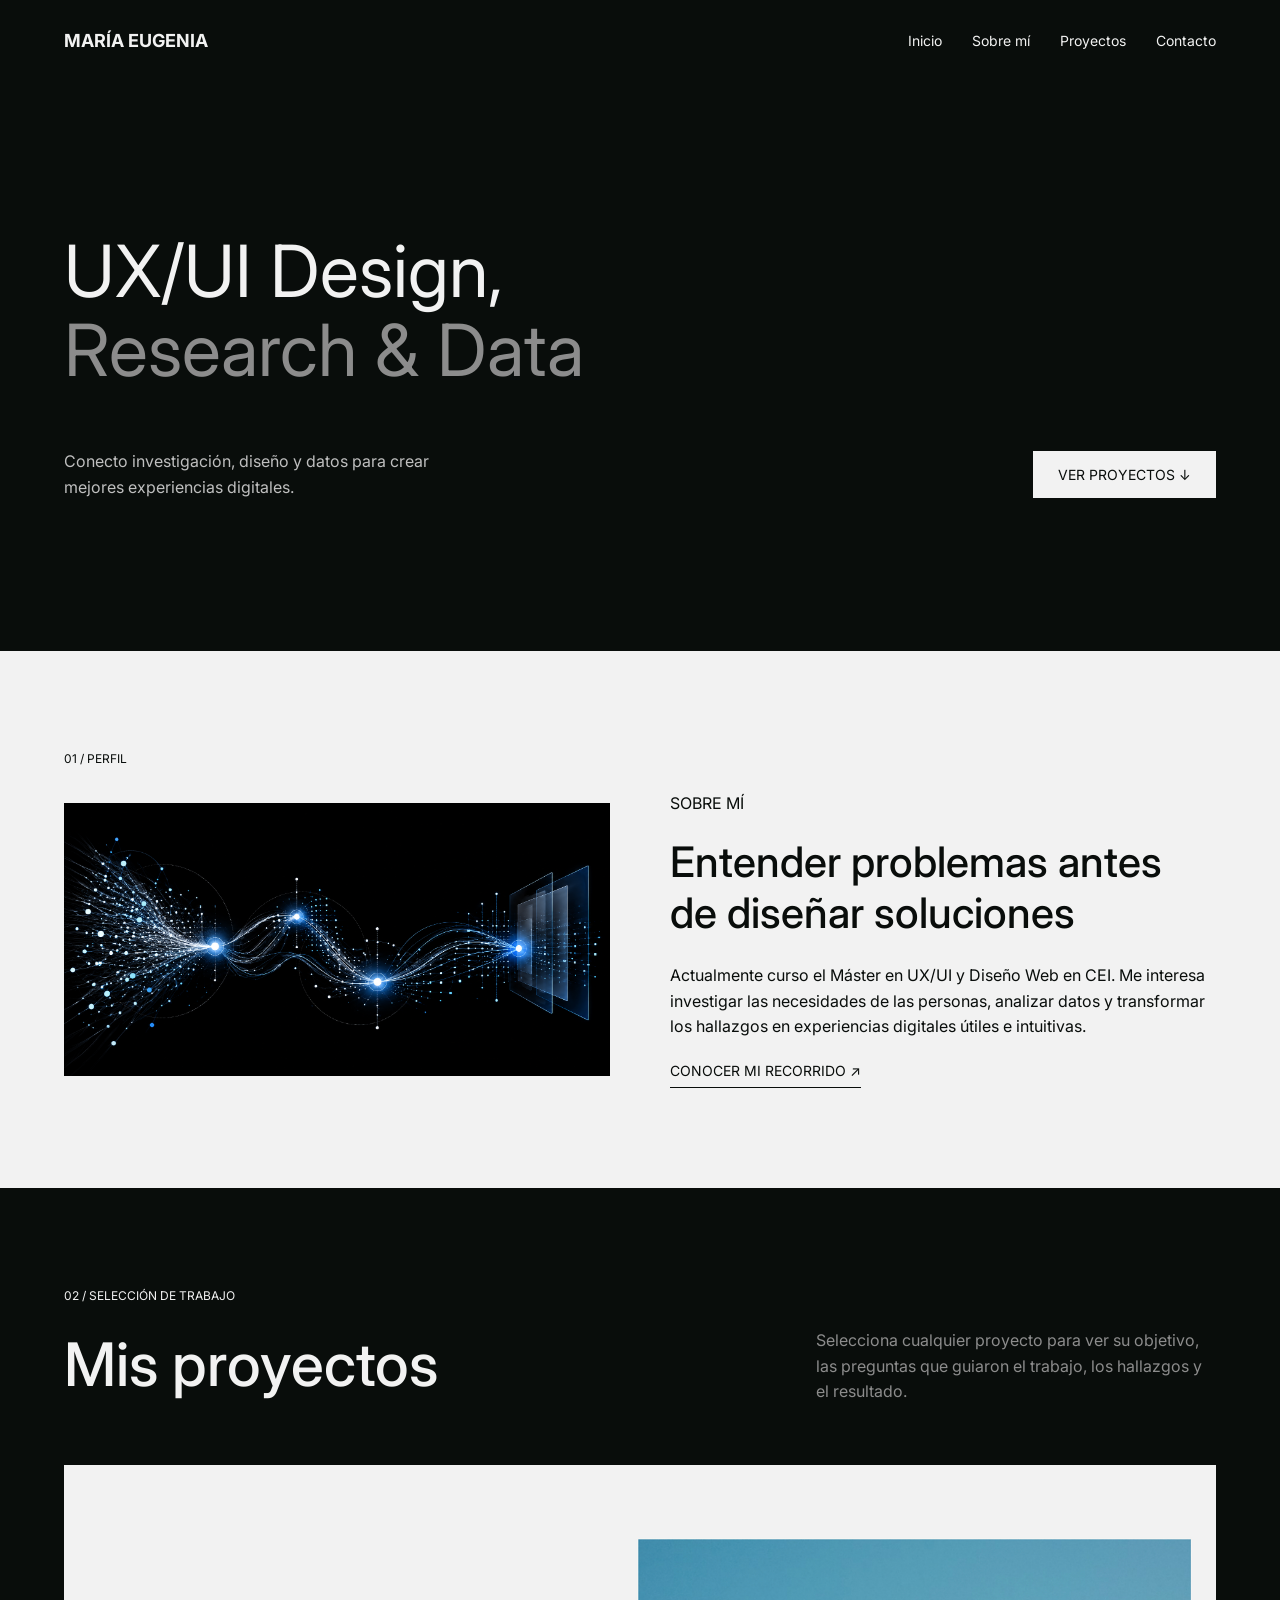
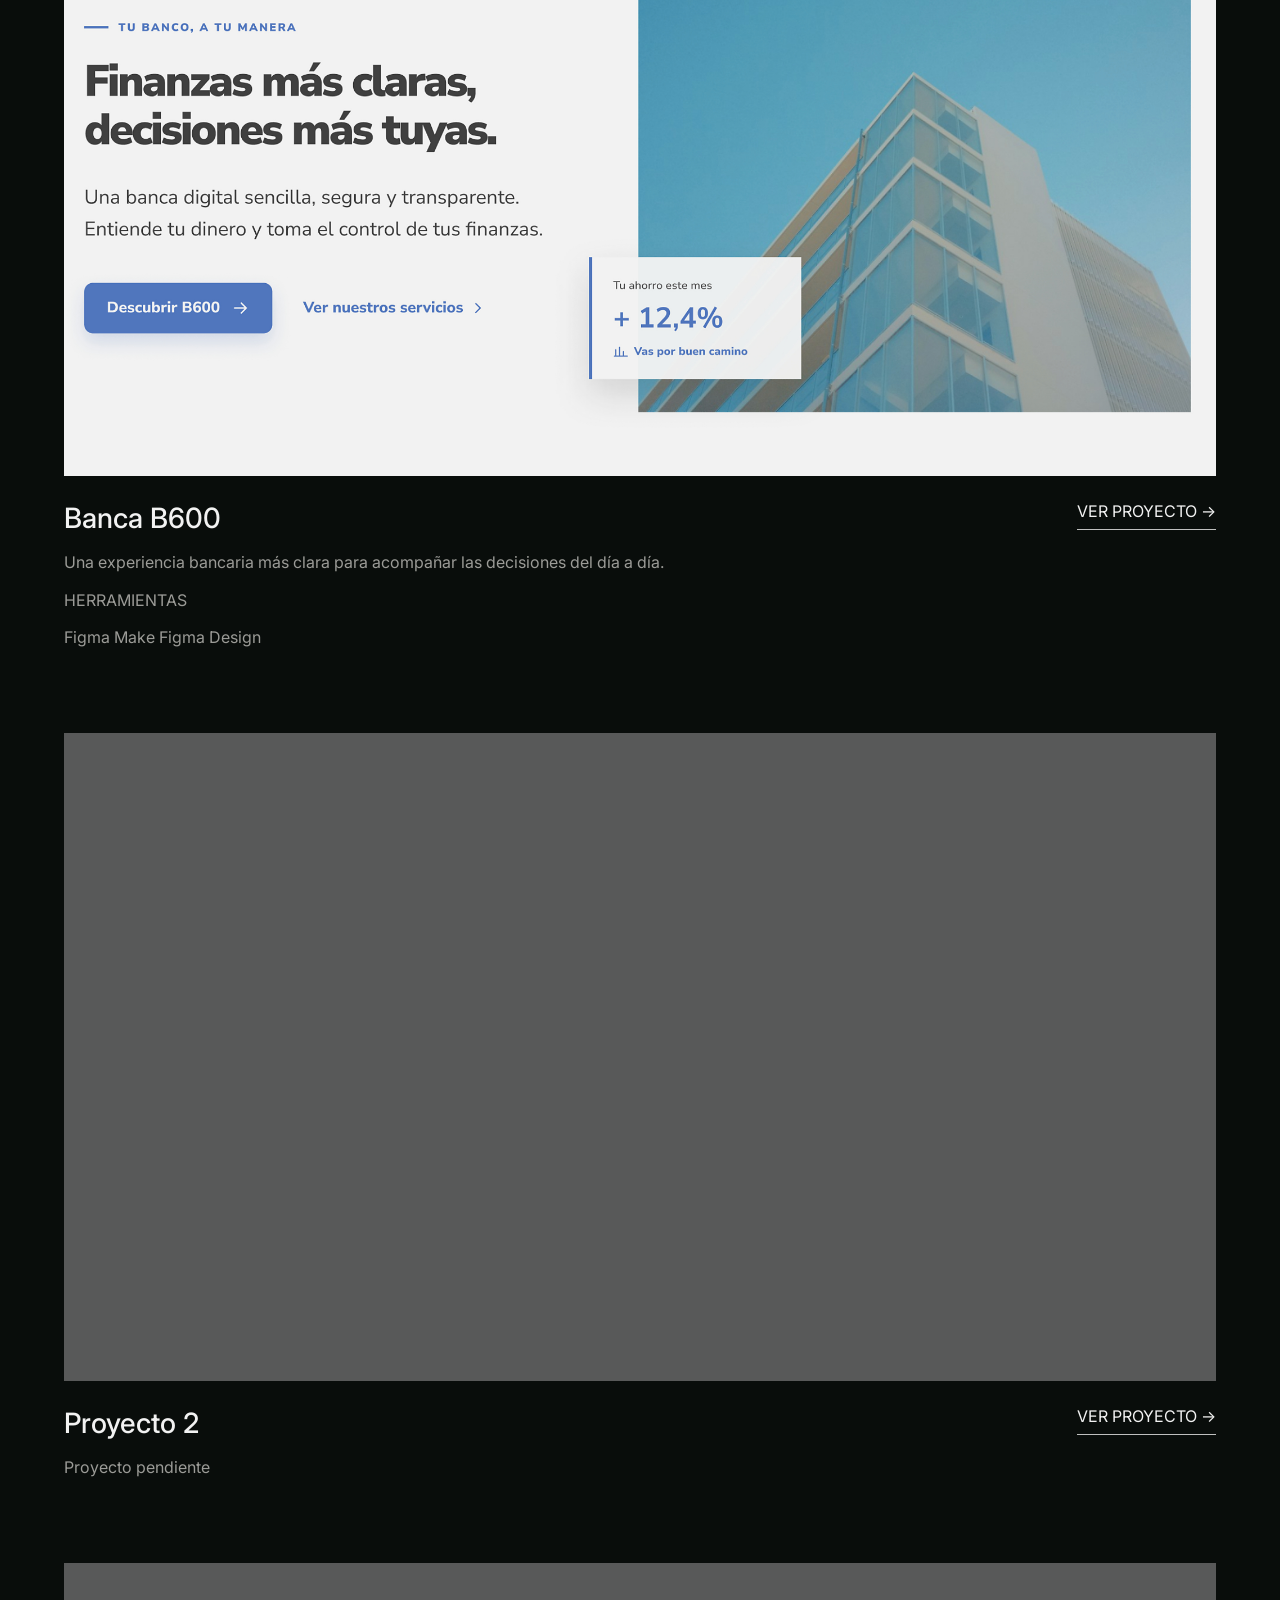
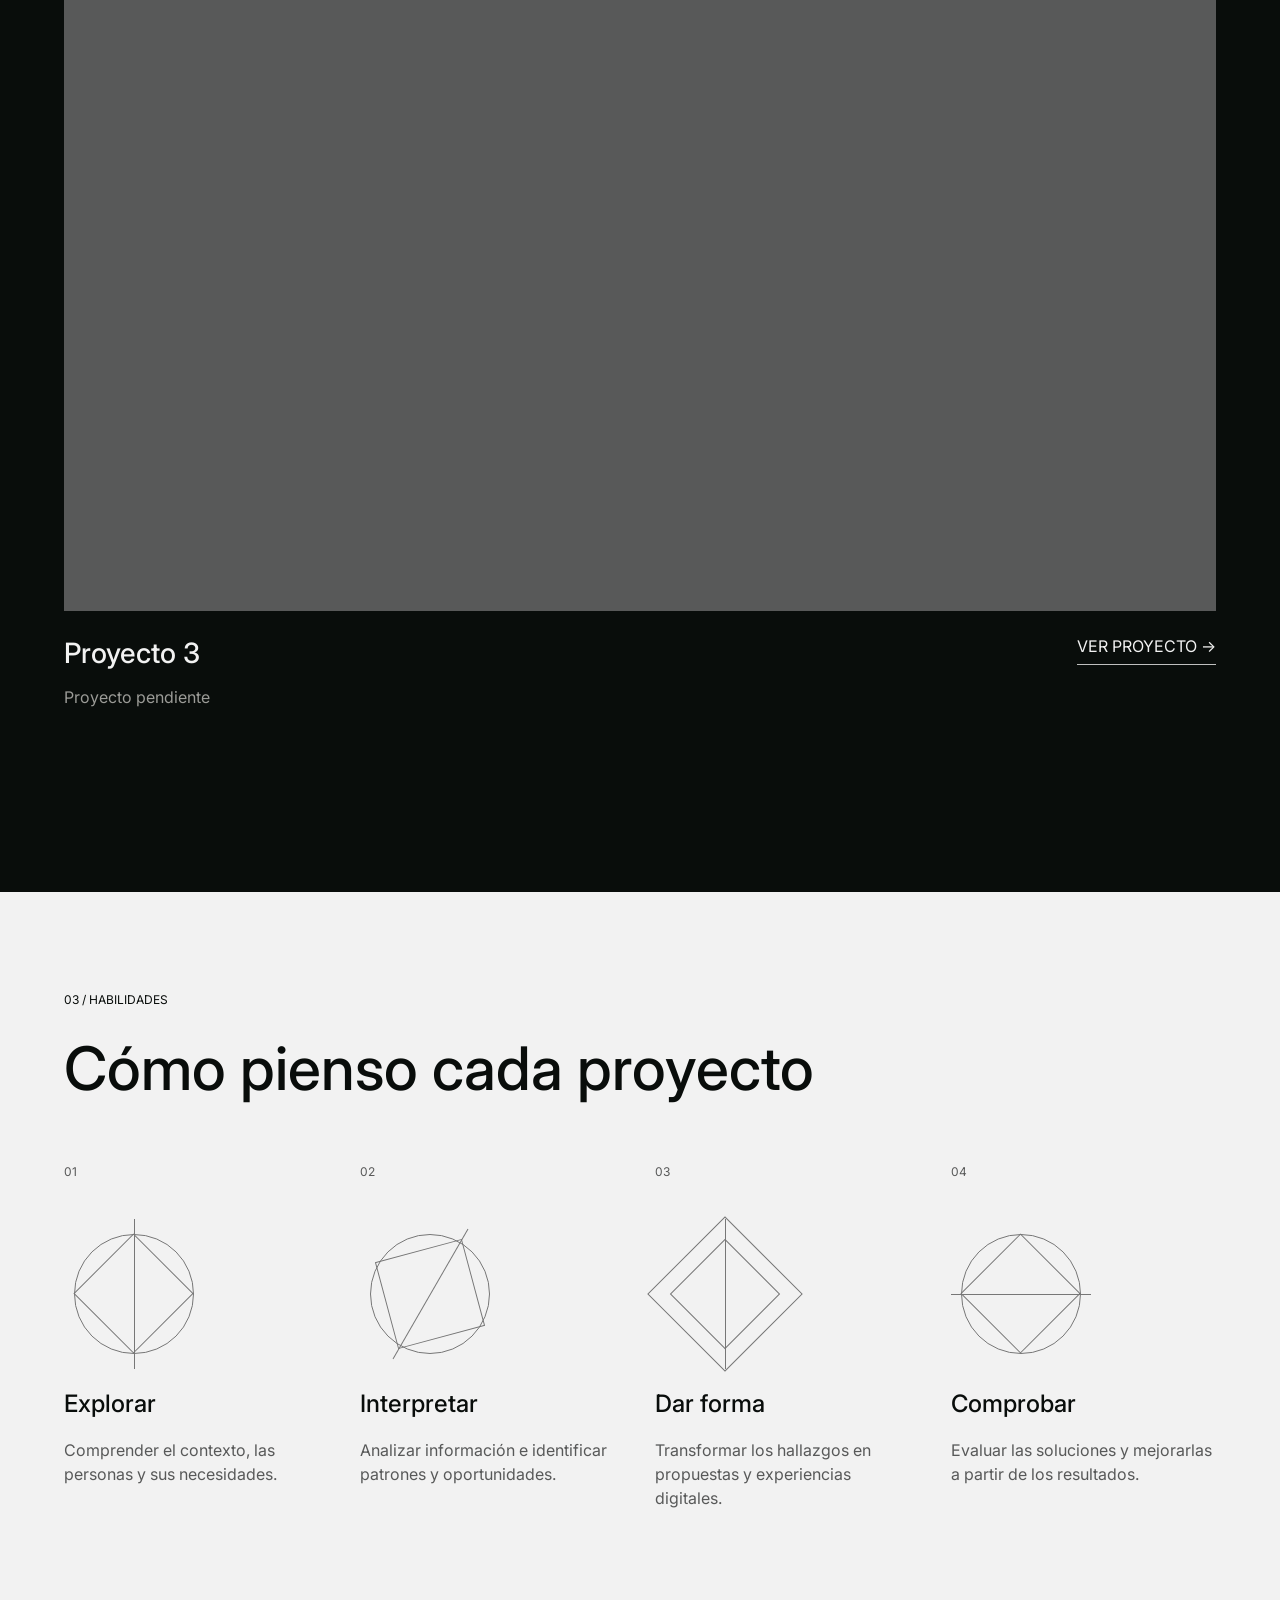
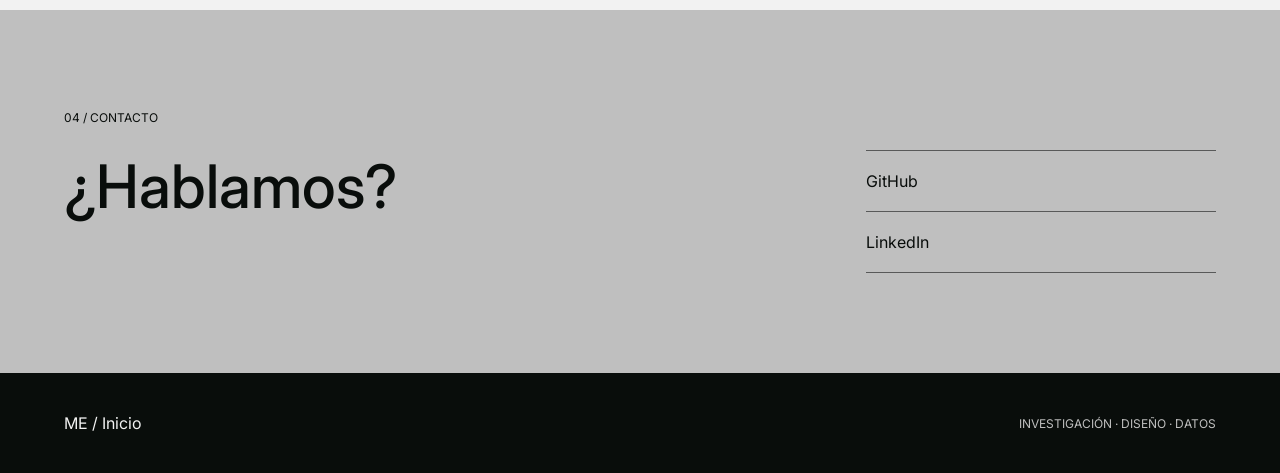
<file: index.html>
<!DOCTYPE html>
<html lang="es">

<head>
    <meta charset="UTF-8">
    <meta name="viewport" content="width=device-width, initial-scale=1.0">
    <meta name="description" content="Portfolio de María Eugenia. Diseño UX/UI, investigación y datos.">

    <title>María Eugenia | Portfolio</title>

    <!-- Tipografia -->
    <link href="https://fonts.googleapis.com/css2?family=Inter:wght@400;500;600;700&display=swap" rel="stylesheet">

    <!-- CSS -->
    <link rel="stylesheet" href="css/main.css">
</head>

<body>

    <!-- Cabecera-->
    <header class="header">
        <div class="contenedor">

            <a href="index.html" class="logo">MARÍA EUGENIA</a>


            <nav class="menu" aria-label="Menú principal">

                <a href="index.html" aria-current="page">Inicio</a>
                <a href="sobre-mi.html">Sobre mí</a>
                <a href="index.html#proyectos">Proyectos</a>
                <a href="index.html#contacto">Contacto</a>
            </nav>


        </div>
    </header>

    <main>

        <!-- portada-->
        <section class="portada">
            <div class="contenedor">

                <h1>
                    UX/UI Design,<br>
                    <span>Research & Data</span>
                </h1>

                <div class="portada-info">
                    <p>
                        Conecto investigación, diseño y datos
                        para crear mejores experiencias digitales.
                    </p>

                    <a href="#proyectos" class="boton">
                        VER PROYECTOS ↓
                    </a>
                </div>

            </div>
        </section>

        <!-- perfil-->
        <section class="sobre-mi">
            <div class="contenedor">

                <p class="etiqueta">01 / PERFIL</p>

                <div class="sobre-mi-contenido">

                    <div class="sobre-mi-imagen">
                        <img src="assets/img/flujo-datos.png" alt="Representación abstracta de datos">
                    </div>

                    <div class="sobre-mi-texto">
                        <p class="etiqueta">SOBRE MÍ</p>

                        <h2>
                            Entender problemas antes
                            de diseñar soluciones
                        </h2>

                        <p>
                            Actualmente curso el Máster en UX/UI y
                            Diseño Web en CEI. Me interesa investigar
                            las necesidades de las personas, analizar
                            datos y transformar los hallazgos en
                            experiencias digitales útiles e intuitivas.
                        </p>

                        <a href="sobre-mi.html" class="enlace">
                            CONOCER MI RECORRIDO ↗
                        </a>
                    </div>

                </div>
            </div>
        </section>

        <!-- proyectoste vy-->
        <section class="proyectos" id="proyectos">
            <div class="contenedor">

                <p class="etiqueta">02 / SELECCIÓN DE TRABAJO</p>

                <div class="encabezado-proyectos">
                    <h2>Mis proyectos</h2>

                    <p>
                        Selecciona cualquier proyecto para ver su objetivo,
                        las preguntas que guiaron el trabajo,
                        los hallazgos y el resultado.
                    </p>
                </div>

                <!-- Proyecto B600 -->
                <article class="tarjeta-proyecto">


                    <!-- Imagen del proyecto B600 -->
                    <img src="assets/img/b600-home.png" alt="Diseño de la página principal de B600 Banca Digital">


                    <div class="proyecto-info">
                        <div>
                            <h3>Banca B600</h3>

                            <p>
                                Una experiencia bancaria más clara
                                para acompañar las decisiones
                                del día a día.
                            </p>

                            <p>HERRAMIENTAS</p>
                            <p>Figma Make Figma Design</p>
                        </div>

                        <a href="detalle-b600.html" class="enlace">
                            VER PROYECTO →
                        </a>
                    </div>

                </article>

                <!-- Proyecto 2 -->
                <article class="tarjeta-proyecto">

                    <div class="imagen-pendiente"></div>

                    <div class="proyecto-info">
                        <div>
                            <h3>Proyecto 2</h3>
                            <p>Proyecto pendiente</p>
                        </div>

                        <a href="detalle-proyecto2.html" class="enlace">
                            VER PROYECTO →
                        </a>
                    </div>

                </article>

                <!-- Proyecto 3 -->
                <article class="tarjeta-proyecto">

                    <div class="imagen-pendiente"></div>

                    <div class="proyecto-info">
                        <div>
                            <h3>Proyecto 3</h3>
                            <p>Proyecto pendiente</p>
                        </div>

                        <a href="detalle-proyecto3.html" class="enlace">
                            VER PROYECTO →
                        </a>
                    </div>

                </article>

            </div>
        </section>


        <!-- 04. HABILIDADES -->
        <section class="proceso">
            <div class="contenedor">

                <!-- Identificación de la sección -->
                <p class="etiqueta">03 / HABILIDADES</p>

                <!-- Título de la sección -->
                <h2>Cómo pienso cada proyecto</h2>

                <!-- Contenedor de las cuatro habilidades -->
                <div class="pasos">

                    <!-- Habilidad 01: Explorar -->
                    <article class="paso">

                        <span>01</span>

                        <!-- Figura geométrica de Explorar -->
                        <div class="figura figura-explorar" aria-hidden="true">
                            <span class="circulo"></span>
                            <span class="rombo"></span>
                            <span class="linea-vertical"></span>
                        </div>

                        <h3>Explorar</h3>

                        <p>
                            Comprender el contexto, las personas
                            y sus necesidades.
                        </p>

                    </article>

                    <!-- Habilidad 02: Interpretar -->
                    <article class="paso">

                        <span>02</span>

                        <!-- Figura geométrica de Interpretar -->
                        <div class="figura figura-interpretar" aria-hidden="true">
                            <span class="circulo"></span>
                            <span class="cuadrado-inclinado"></span>
                            <span class="linea-diagonal"></span>
                        </div>

                        <h3>Interpretar</h3>

                        <p>
                            Analizar información e identificar
                            patrones y oportunidades.
                        </p>

                    </article>

                    <!-- Habilidad 03: Dar forma -->
                    <article class="paso">

                        <span>03</span>

                        <!-- Figura geométrica de Dar forma -->
                        <div class="figura figura-dar-forma" aria-hidden="true">
                            <span class="rombo-exterior"></span>
                            <span class="rombo-interior"></span>
                            <span class="linea-vertical"></span>
                        </div>

                        <h3>Dar forma</h3>

                        <p>
                            Transformar los hallazgos en propuestas
                            y experiencias digitales.
                        </p>

                    </article>

                    <!-- Habilidad 04: Comprobar -->
                    <article class="paso">

                        <span>04</span>

                        <!-- Figura geométrica de Comprobar -->
                        <div class="figura figura-comprobar" aria-hidden="true">
                            <span class="circulo"></span>
                            <span class="rombo"></span>
                            <span class="linea-horizontal"></span>
                        </div>

                        <h3>Comprobar</h3>

                        <p>
                            Evaluar las soluciones y mejorarlas
                            a partir de los resultados.
                        </p>

                    </article>

                </div>

            </div>
        </section>

        <!-- 05. CONTACTO -->
        <section class="contacto" id="contacto">
            <div class="contenedor">

                <p class="etiqueta">04 / CONTACTO</p>

                <div class="contacto-contenido">

                    <h2>¿Hablamos?</h2>

                    <div class="contacto-enlaces">
                        <a href="https://github.com/cardamoneeuge" target="_blank" rel="noopener noreferrer">
                            GitHub
                        </a>

                        <a href="https://www.linkedin.com/in/maria-eugenia-cardamone/" target="_blank"
                            rel="noopener noreferrer">
                            LinkedIn
                        </a>
                    </div>

                </div>
            </div>
        </section>

    </main>

    <!-- PIE DE PÁGINA -->
    <footer class="footer">
        <div class="contenedor">
            <a href="index.html">ME / Inicio</a>
            <p>INVESTIGACIÓN · DISEÑO · DATOS</p>
        </div>
    </footer>

</body>

</html>
</file>
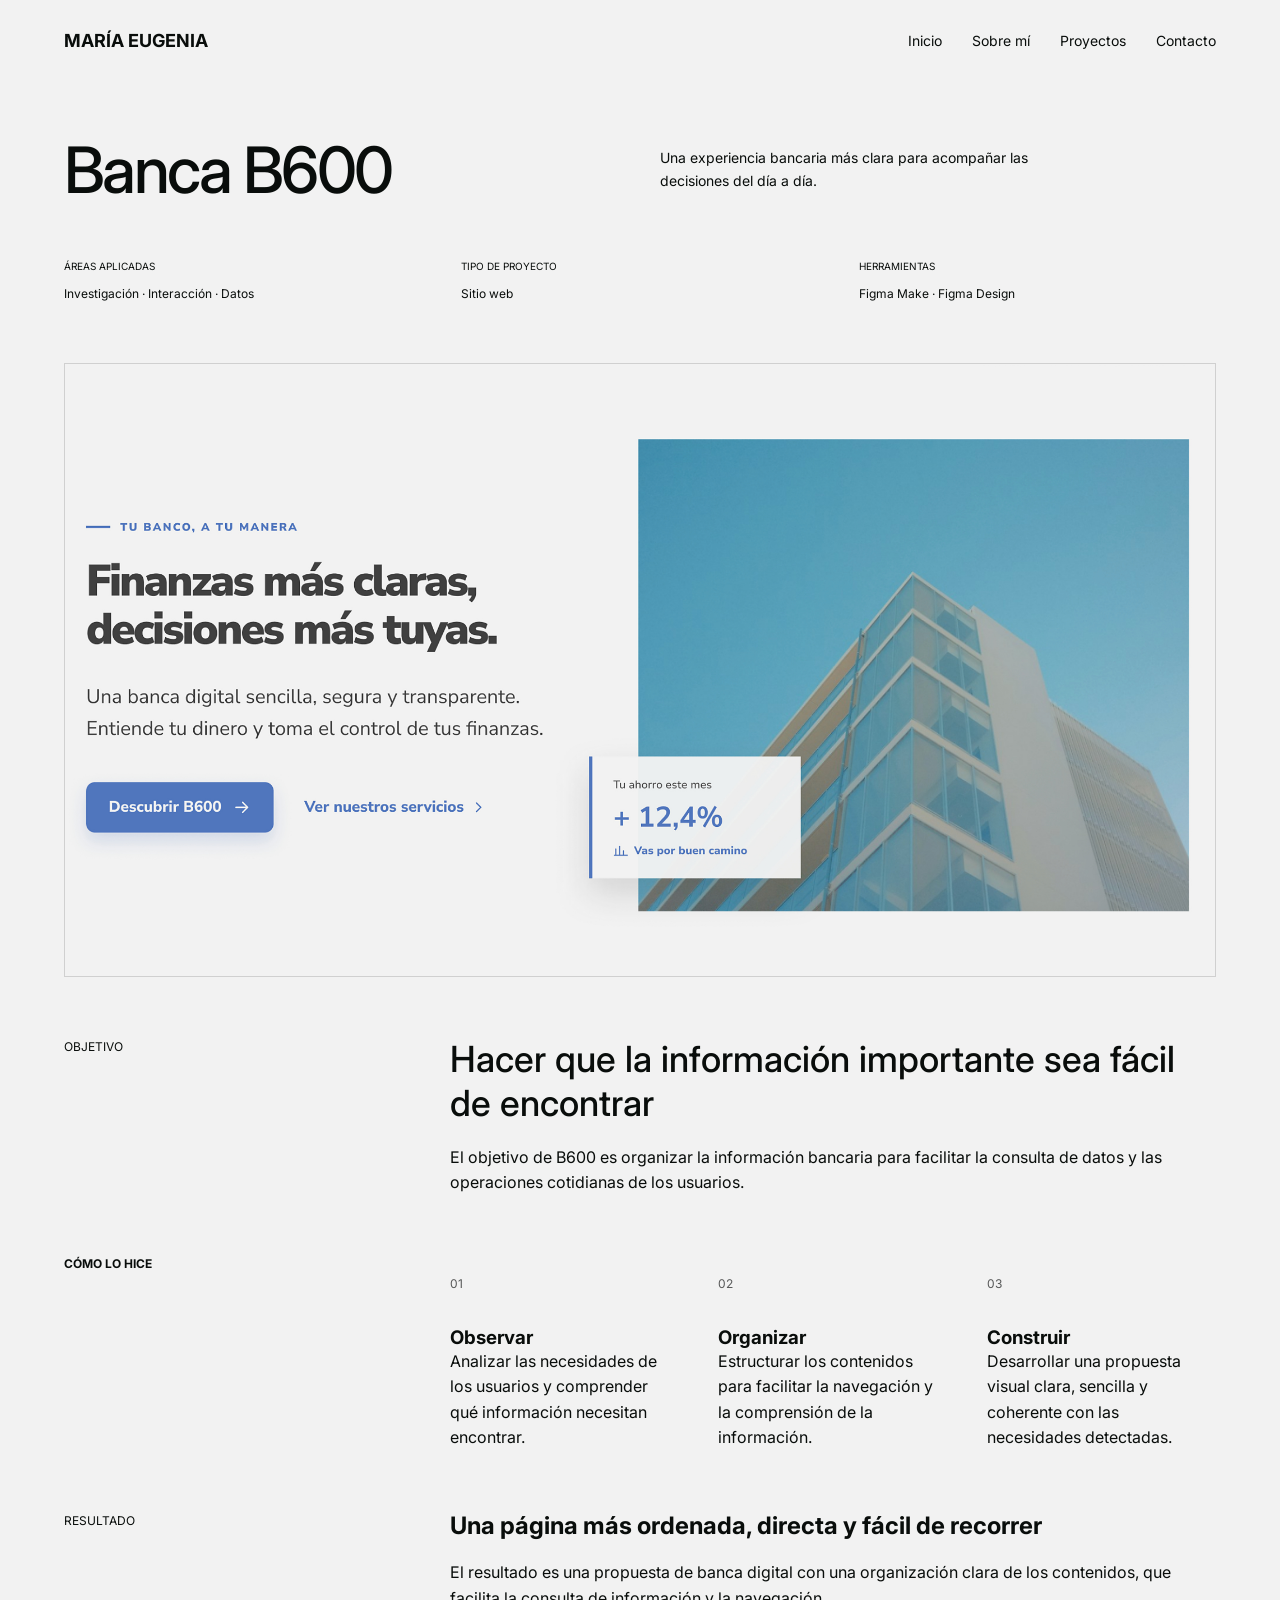
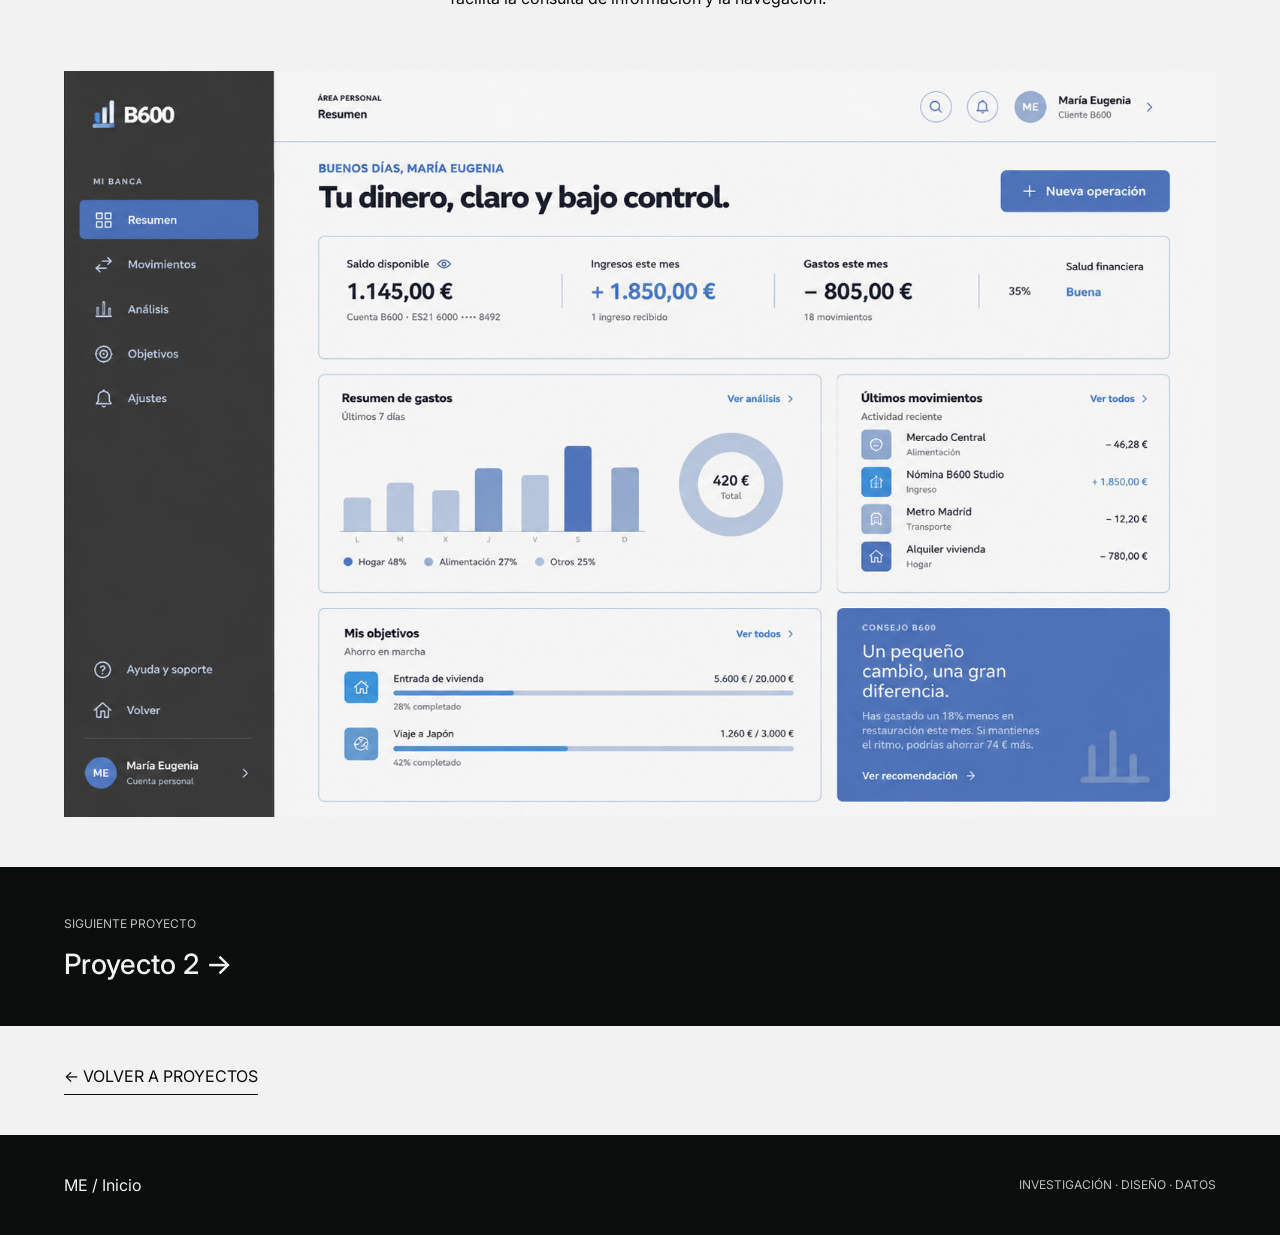
<file: detalle-b600.html>
<!DOCTYPE html>
<html lang="es">

<head>
    <meta charset="UTF-8">
    <meta name="viewport" content="width=device-width, initial-scale=1.0">

    <!-- Descripción de la página -->
    <meta name="description" content="Detalle del proyecto B600 Banca Digital.">

    <!-- Título de la pestaña del navegador -->
    <title>B600 | María Eugenia</title>

    <!-- Tipografía Inter -->
    <link href="https://fonts.googleapis.com/css2?family=Inter:wght@400;500;600;700&display=swap" rel="stylesheet">

    <!-- CSS del portfolio -->
    <link rel="stylesheet" href="css/main.css">
</head>

<body class="pagina-b600">

    <!-- CABECERA -->
    <header class="header">
        <div class="contenedor">

            <!-- Logo con enlace al inicio -->
            <a href="index.html" class="logo">
                MARÍA EUGENIA
            </a>

            <!-- Menú de navegación -->
            <nav class="menu" aria-label="Menú principal">
                <a href="index.html">Inicio</a>
                <a href="sobre-mi.html">Sobre mí</a>
                <a href="index.html#proyectos">Proyectos</a>
                <a href="index.html#contacto">Contacto</a>
            </nav>

        </div>
    </header>

    <!-- CONTENIDO PRINCIPAL -->
    <main>

        <!-- Sección del proyecto B600 -->
        <section class="detalle-proyecto">
            <div class="contenedor">

               


                <!-- Presentación del proyecto B600 -->
                <div class="detalle-presentacion">

                    <h1>Banca B600</h1>

                    <p>
                        Una experiencia bancaria más clara
                        para acompañar las decisiones del día a día.
                    </p>

                </div>


                <!-- Información del proyecto B600 -->
                <div class="detalle-datos">

                    <div>
                        <p class="etiqueta">ÁREAS APLICADAS</p>
                        <p>Investigación · Interacción · Datos</p>
                    </div>

                    <div>
                        <p class="etiqueta">TIPO DE PROYECTO</p>
                        <p>Sitio web</p>
                    </div>

                    <div>
                        <p class="etiqueta">HERRAMIENTAS</p>
                        <p>Figma Make · Figma Design</p>
                    </div>

                </div>



                <!-- Imagen principal del proyecto B600 -->
                <div class="detalle-imagen">
                    <img src="assets/img/b600-home.png" alt="Diseño de la página principal de B600 Banca Digital">
                </div>

                <!-- OBJETIVO DEL PROYECTO -->
                <section class="b600-objetivo">

                    <p class="etiqueta">OBJETIVO</p>

                    <h2>Hacer que la información importante
                        sea fácil de encontrar</h2>

                    <p>
                        El objetivo de B600 es organizar la
                        información bancaria para facilitar
                        la consulta de datos y las operaciones
                        cotidianas de los usuarios.
                    </p>

                </section>


                <!-- CÓMO LO HICE -->
                <section class="b600-proceso">

                    <h2 class="etiqueta">CÓMO LO HICE</h2>



                    <!-- Contenedor de los tres pasos -->
                    <div class="detalle-pasos">

                        <!-- Primera etapa -->
                        <article class="detalle-paso">
                            <span>01</span>
                            <h3>Observar</h3>
                            <p>
                                Analizar las necesidades de los
                                usuarios y comprender qué
                                información necesitan encontrar.
                            </p>
                        </article>

                        <!-- Segunda etapa -->
                        <article class="detalle-paso">
                            <span>02</span>
                            <h3>Organizar</h3>
                            <p>
                                Estructurar los contenidos para
                                facilitar la navegación y la
                                comprensión de la información.
                            </p>
                        </article>

                        <!-- Tercera etapa -->
                        <article class="detalle-paso">
                            <span>03</span>
                            <h3>Construir</h3>
                            <p>
                                Desarrollar una propuesta visual
                                clara, sencilla y coherente
                                con las necesidades detectadas.
                            </p>
                        </article>

                    </div>


                </section>

                <!-- RESULTADO DEL PROYECTO -->
                <section class="b600-resultado">

                    <p class="etiqueta">RESULTADO</p>

                    <h2>Una página más ordenada, directa
                        y fácil de recorrer</h2>

                    <p>
                        El resultado es una propuesta de banca digital
                        con una organización clara de los contenidos,
                        que facilita la consulta de información
                        y la navegación.
                    </p>

                </section>

                <!-- Imagen del resultado de B600 -->
                <div class="b600-imagen-resultado">
                    <img src="assets/img/b600-overview.png" alt="Panel de resumen de B600 Banca Digital">
                </div>

                
            </div>
        </section>

        <!-- Navegación al siguiente proyecto -->
        <section class="siguiente-proyecto">
            <div class="contenedor">

                <a href="detalle-proyecto2.html" class="siguiente-enlace">
                    <span>SIGUIENTE PROYECTO</span>
                    <h2>Proyecto 2 →</h2>
                </a>

            </div>
        </section>

        <!-- Enlace para volver a proyectos -->
        <div class="contenedor volver-proyectos">
            <a href="index.html#proyectos" class="enlace">
                ← VOLVER A PROYECTOS
            </a>
        </div>

    </main>

    <!-- PIE DE PÁGINA -->
    <footer class="footer">
        <div class="contenedor">

            <!-- Enlace de regreso al inicio -->
            <a href="index.html">ME / Inicio</a>

            <!-- Texto del portfolio -->
            <p>INVESTIGACIÓN · DISEÑO · DATOS</p>

        </div>
    </footer>

</body>

</html>
</file>
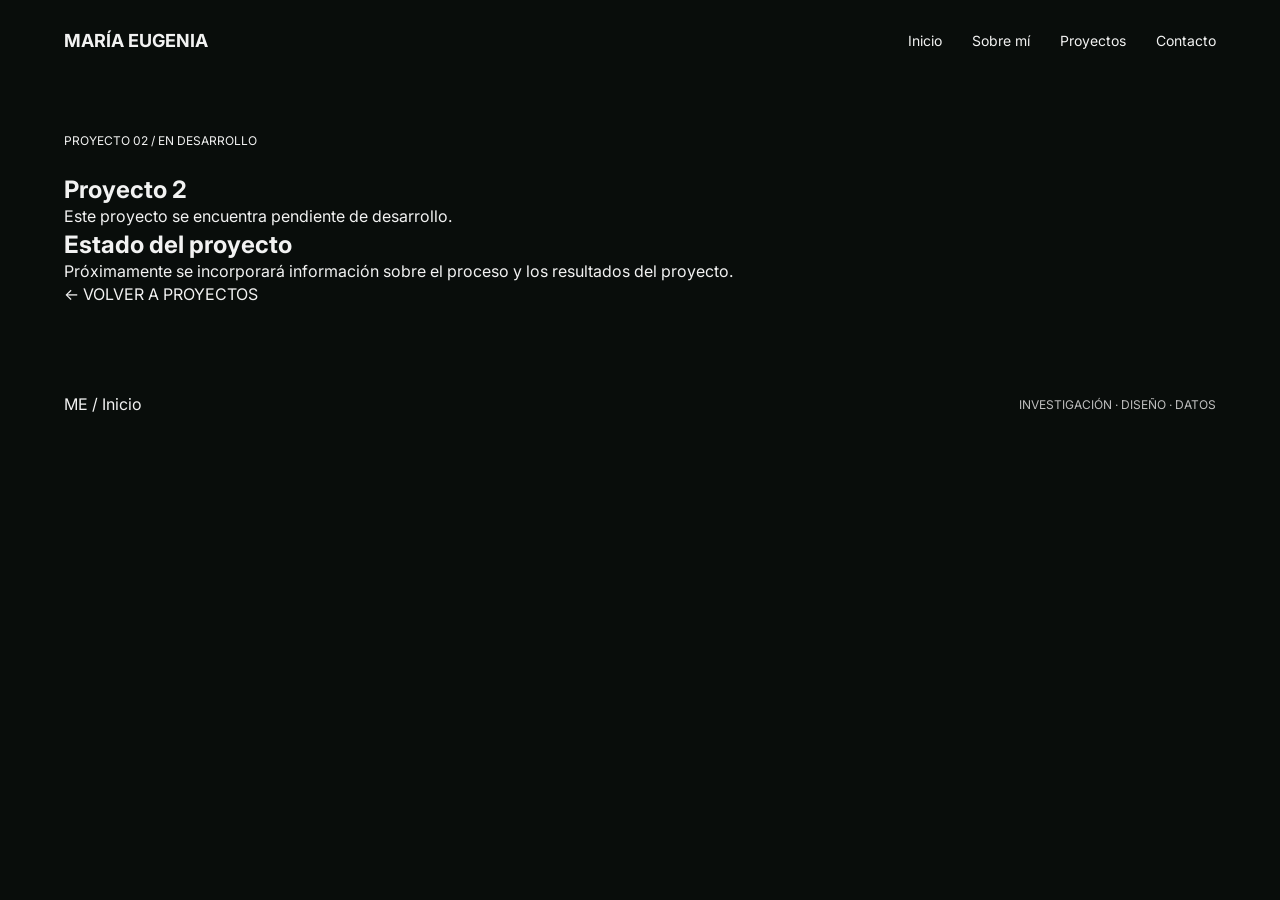
<file: detalle-proyecto2.html>
<!DOCTYPE html>
<html lang="es">

<head>
    <meta charset="UTF-8">
    <meta name="viewport" content="width=device-width, initial-scale=1.0">

    <!-- Descripción de la página -->
    <meta name="description" content="Proyecto 2 del portfolio de María Eugenia, pendiente de desarrollo.">

    <title>Proyecto 2 | María Eugenia</title>

    <!-- Tipografía -->
    <link href="https://fonts.googleapis.com/css2?family=Inter:wght@400;500;600;700&display=swap" rel="stylesheet">

    <!-- CSS del portfolio -->
    <link rel="stylesheet" href="css/main.css">
</head>

<body>

    <!-- Cabecera -->
    <header class="header">
        <div class="contenedor">

            <a href="index.html" class="logo">
                MARÍA EUGENIA
            </a>

            <!-- Menú de navegación -->
            <nav class="menu" aria-label="Menú principal">
                <a href="index.html">Inicio</a>
                <a href="sobre-mi.html">Sobre mí</a>
                <a href="index.html#proyectos">Proyectos</a>
                <a href="index.html#contacto">Contacto</a>
            </nav>

        </div>
    </header>

    <!-- Contenido principal -->
    <main>

        <!-- Presentación del proyecto 2 -->
        <section class="detalle-proyecto">
            <div class="contenedor">

                <!-- Identificación de la sección -->
                <p class="etiqueta">PROYECTO 02 / EN DESARROLLO</p>

                <!-- Título principal de la página -->
                <h1>Proyecto 2</h1>

                <!-- Descripción del proyecto -->
                <p>
                    Este proyecto se encuentra pendiente
                    de desarrollo.
                </p>

                <!-- Estado del proyecto -->
                <h2>Estado del proyecto</h2>

                <p>
                    Próximamente se incorporará información
                    sobre el proceso y los resultados
                    del proyecto.
                </p>

                <!-- Enlace para regresar al inicio -->
                <a href="index.html#proyectos" class="enlace">
                    ← VOLVER A PROYECTOS
                </a>

            </div>
        </section>

    </main>

    <!-- PIE DE PÁGINA -->
    <footer class="footer">
        <div class="contenedor">

            <!-- Enlace al inicio -->
            <a href="index.html">ME / Inicio</a>

            <!-- Texto del portfolio -->
            <p>INVESTIGACIÓN · DISEÑO · DATOS</p>

        </div>
    </footer>

</body>

</html>
</file>
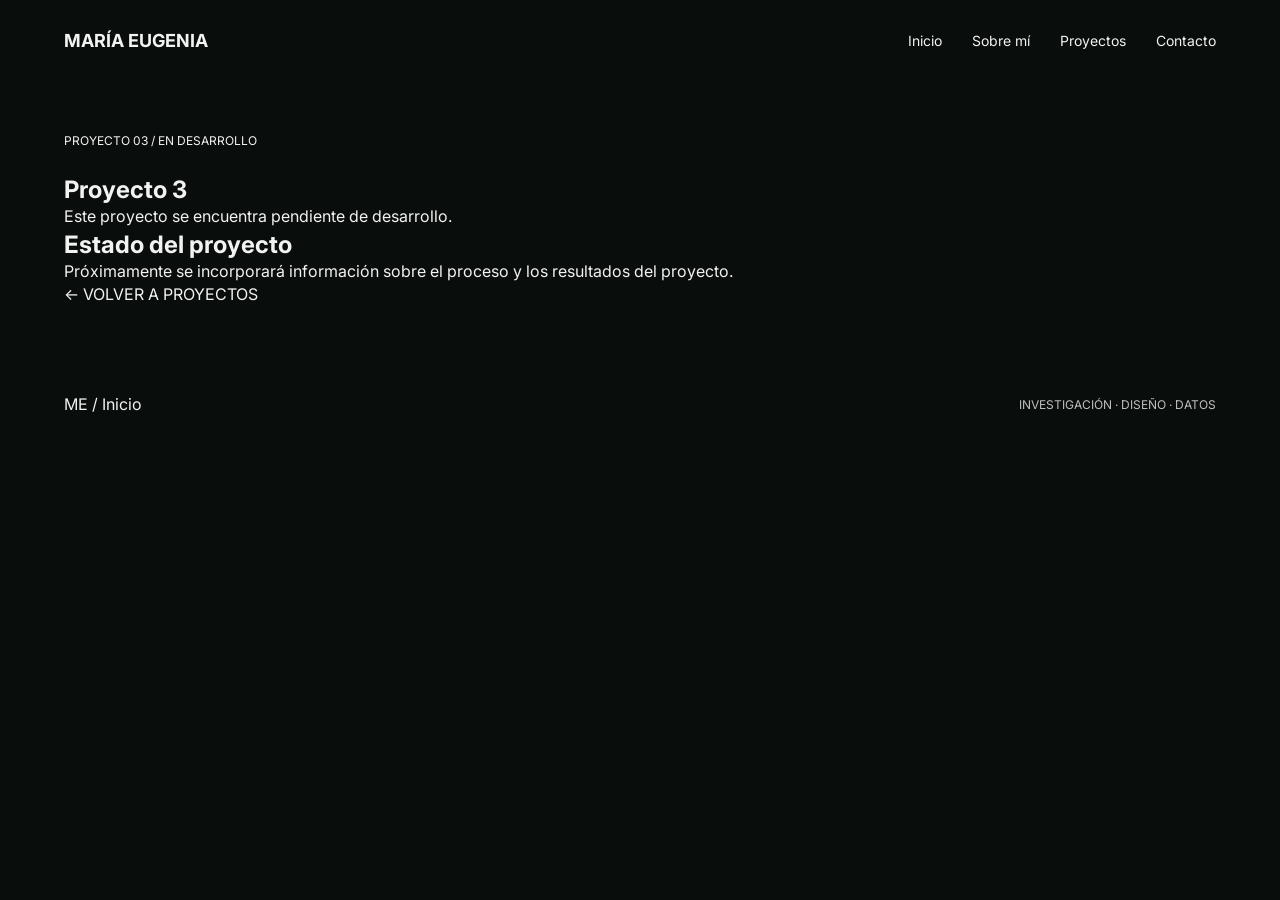
<file: detalle-proyecto3.html>
<!DOCTYPE html>
<html lang="es">

<head>
    <meta charset="UTF-8">
    <meta name="viewport" content="width=device-width, initial-scale=1.0">

    <!-- Descripción de la página -->
    <meta name="description" content="Proyecto 3 del portfolio de María Eugenia, pendiente de desarrollo.">

    <title>Proyecto 3 | María Eugenia</title>

    <!-- Tipografía -->
    <link href="https://fonts.googleapis.com/css2?family=Inter:wght@400;500;600;700&display=swap" rel="stylesheet">

    <!-- CSS del portfolio -->
    <link rel="stylesheet" href="css/main.css">
</head>

<body>

    <!-- Cabecera -->
    <header class="header">
        <div class="contenedor">

            <a href="index.html" class="logo">
                MARÍA EUGENIA
            </a>

            <!-- Menú de navegación -->
            <nav class="menu" aria-label="Menú principal">
                <a href="index.html">Inicio</a>
                <a href="sobre-mi.html">Sobre mí</a>
                <a href="index.html#proyectos">Proyectos</a>
                <a href="index.html#contacto">Contacto</a>
            </nav>

        </div>
    </header>

    <!-- Contenido principal -->
    <main>

        <!-- Presentación del proyecto 3 -->
        <section class="detalle-proyecto">
            <div class="contenedor">

                <!-- Identificación de la sección -->
                <p class="etiqueta">PROYECTO 03 / EN DESARROLLO</p>

                <!-- Título principal de la página -->
                <h1>Proyecto 3</h1>

                <!-- Descripción del proyecto -->
                <p>
                    Este proyecto se encuentra pendiente
                    de desarrollo.
                </p>

                <!-- Estado del proyecto -->
                <h2>Estado del proyecto</h2>

                <p>
                    Próximamente se incorporará información
                    sobre el proceso y los resultados
                    del proyecto.
                </p>

                <!-- Enlace para regresar al inicio -->
                <a href="index.html#proyectos" class="enlace">
                    ← VOLVER A PROYECTOS
                </a>

            </div>
        </section>


    </main>

    <!-- PIE DE PÁGINA -->
    <footer class="footer">
        <div class="contenedor">

            <!-- Enlace al inicio -->
            <a href="index.html">ME / Inicio</a>

            <!-- Texto del portfolio -->
            <p>INVESTIGACIÓN · DISEÑO · DATOS</p>

        </div>
    </footer>

</body>

</html>
</file>
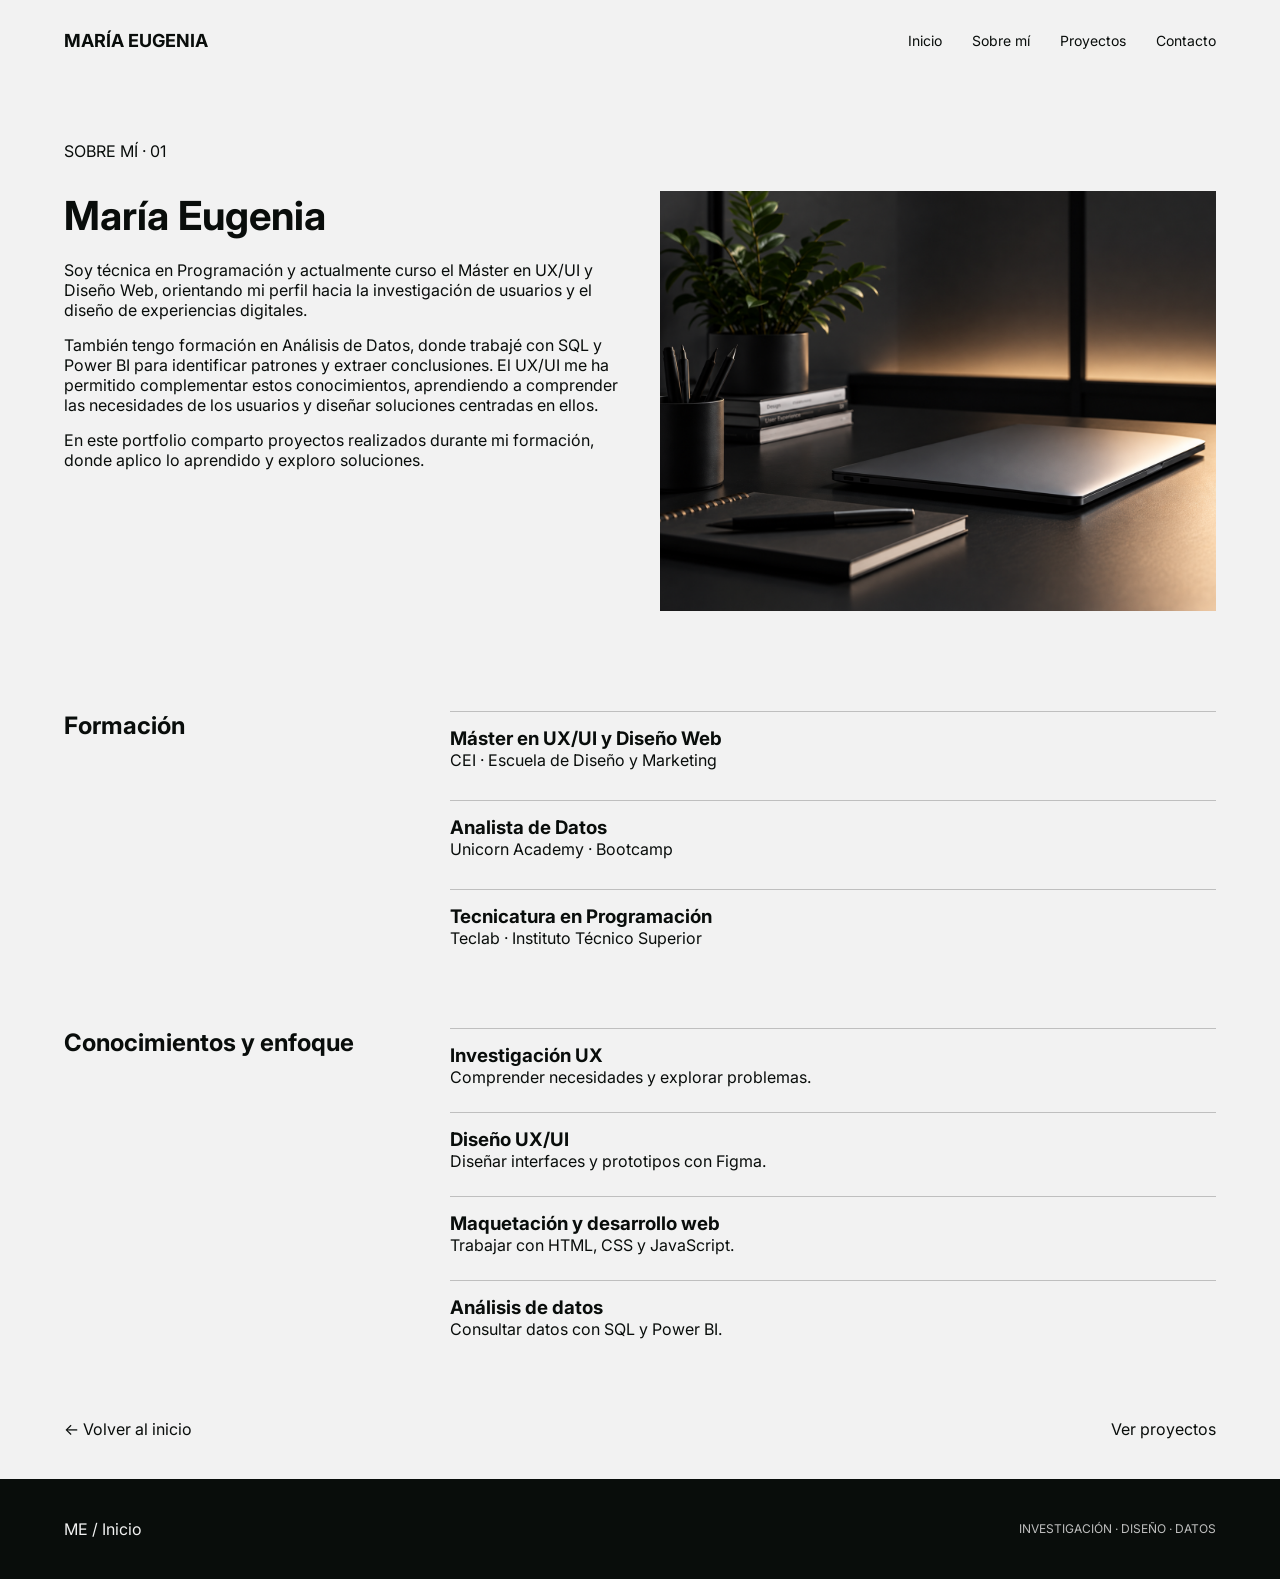
<file: sobre-mi.html>
<!DOCTYPE html>
<html lang="es">

<head>
    <meta charset="UTF-8">
    <meta name="viewport" content="width=device-width, initial-scale=1.0">
    <meta name="description" content="Conoce mi formación y conocimientos.">

   
<title>Sobre mí | María Eugenia</title>

<!-- Tipografía Inter -->
<link href="https://fonts.googleapis.com/css2?family=Inter:wght@400;500;600;700&display=swap" rel="stylesheet">

<!-- CSS del portfolio -->
<link rel="stylesheet" href="css/main.css">

</head>

<body class="pagina-sobre-mi">

    <!-- Header-->
    <header class="header">
        <div class="contenedor">

            <a href="index.html" class="logo">
                MARÍA EUGENIA
            </a>

            <nav class="menu">
                <a href="index.html">Inicio</a>
                <a href="sobre-mi.html">Sobre mí</a>
                <a href="index.html#proyectos">Proyectos</a>
                <a href="index.html#contacto">Contacto</a>
            </nav>

        </div>
    </header>

    <main>

        <!-- Presentacion -->
        <section class="presentacion">
            <div class="contenedor">

                <p>SOBRE MÍ · 01</p>

                <div class="presentacion-contenido">

                    <div class="presentacion-texto">
                        <h1>María Eugenia</h1>


                        <p>
                            Soy técnica en Programación y actualmente curso el Máster en UX/UI
                            y Diseño Web, orientando mi perfil hacia la investigación de
                            usuarios y el diseño de experiencias digitales.
                        </p>

                        <p>
                            También tengo formación en Análisis de Datos, donde trabajé
                            con SQL y Power BI para identificar patrones y extraer
                            conclusiones. El UX/UI me ha permitido complementar estos
                            conocimientos, aprendiendo a comprender las necesidades de
                            los usuarios y diseñar soluciones centradas en ellos.
                        </p>

                        <p>
                            En este portfolio comparto proyectos realizados durante mi
                            formación, donde aplico lo aprendido y exploro soluciones.
                        </p>

                    </div>

                    <div class="imagen-sobre-mi">
                        <img src="assets/img/espacio-trabajo.png" alt="Espacio de trabajo con ordenador">
                    </div>
                </div>
            </div>
        </section>

        <!-- Formacion-->
        <section class="formacion">
            <div class="contenedor">

                <h2>Formación</h2>

                <div class="lista-formacion">

                    <article class="formacion-item">
                        <h3>Máster en UX/UI y Diseño Web</h3>
                        <p>CEI · Escuela de Diseño y Marketing</p>
                    </article>

                    <article class="formacion-item">
                        <h3>Analista de Datos</h3>
                        <p>Unicorn Academy · Bootcamp</p>
                    </article>

                    <article class="formacion-item">
                        <h3>Tecnicatura en Programación</h3>
                        <p>Teclab · Instituto Técnico Superior</p>
                    </article>

                </div>
            </div>
        </section>

        <!-- Conocimientos -->
        <section class="conocimientos">
            <div class="contenedor">

                <h2>Conocimientos y enfoque</h2>

                <div class="lista-conocimientos">

                    <article class="conocimiento-item">
                        <h3>Investigación UX</h3>
                        <p>Comprender necesidades y explorar problemas.</p>
                    </article>

                    <article class="conocimiento-item">
                        <h3>Diseño UX/UI</h3>
                        <p>Diseñar interfaces y prototipos con Figma.</p>
                    </article>

                    <article class="conocimiento-item">
                        <h3>Maquetación y desarrollo web</h3>
                        <p>Trabajar con HTML, CSS y JavaScript.</p>
                    </article>

                    <article class="conocimiento-item">
                        <h3>Análisis de datos</h3>
                        <p>Consultar datos con SQL y Power BI.</p>
                    </article>

                </div>
            </div>
        </section>

        <!-- Enlaces-->
        <section class="ver-trabajos">
            <div class="contenedor">

                <a href="index.html">← Volver al inicio</a>

                <a href="index.html#proyectos">
                    Ver proyectos
                </a>

            </div>
        </section>

    </main>

    <!-- Footer-->
    <footer class="footer">
        <div class="contenedor">

            <a href="index.html">ME / Inicio</a>

            <p>INVESTIGACIÓN · DISEÑO · DATOS</p>

        </div>
    </footer>

</body>

</html>
</file>
<file: css/main.css>
:root {
   --oscuro: #090D0B;
   --blanco: #F2F2F2;
   --gris: #585959;
   --gris-claro: #BFBFBF;
}


* {
   margin: 0;
   padding: 0;
   box-sizing: border-box;
}


body {
   font-family: "Inter";
   background-color: var(--oscuro);
   color: var(--blanco);
}


a {
   color: inherit;
   text-decoration: none;
}


img {
   display: block;
   max-width: 100%;
}


.contenedor {
   width: 90%;
   max-width: 1320px;
   margin: 0 auto;
}


.etiqueta {
   font-size: 12px;
   margin-bottom: 25px;
}


.boton {
   display: inline-block;
   padding: 15px 25px;
   background-color: var(--blanco);
   color: var(--oscuro);
   font-size: 14px;
}




/* Header*/


.header {
   padding: 30px 0;
}


.header .contenedor {
   display: flex;
   justify-content: space-between;
   align-items: center;
}


.logo {
   font-size: 18px;
   font-weight: 700;
}


.menu {
   display: flex;
   gap: 30px;
   font-size: 14px;
}




/* portada */


.portada {
   padding: 150px 0;
}


.portada h1 {
   font-size: 72px;
   font-weight: 400;
   line-height: 1.1;
}


.portada h1 span {
   color: #8C8C8C;
}


.portada-info {
   display: flex;
   justify-content: space-between;
   align-items: center;
   gap: 30px;
   margin-top: 60px;
}


.portada-info p {
   max-width: 400px;
   font-size: 16px;
   line-height: 1.6;
   color: var(--gris-claro);
}




/* sobre mi - inicio*/


.sobre-mi {
   background-color: var(--blanco);
   color: var(--oscuro);
   padding: 100px 0;
}


.sobre-mi-contenido {
   display: grid;
   grid-template-columns: 1fr 1fr;
   gap: 60px;
   align-items: center;
}


.sobre-mi-imagen img {
   width: 100%;
}


.sobre-mi-texto h2 {
   font-size: 42px;
   font-weight: 500;
   margin-bottom: 25px;
}


.sobre-mi-texto p {
   font-size: 16px;
   line-height: 1.6;
   margin-bottom: 20px;
}


.sobre-mi-texto .enlace {
   display: inline-block;
   border-bottom: 1px solid var(--oscuro);
   padding-bottom: 8px;
   font-size: 14px;
}




/* Proyecctos*/


.proyectos {
   background-color: var(--oscuro);
   color: var(--blanco);
   padding: 100px 0;
}


.encabezado-proyectos {
   display: flex;
   justify-content: space-between;
   gap: 40px;
   margin-bottom: 60px;
}


.proyectos h2 {
   font-size: 60px;
   font-weight: 500;
}


.encabezado-proyectos p {
   max-width: 400px;
   line-height: 1.6;
   color: #8C8C8C;
}


.tarjeta-proyecto {
   margin-bottom: 70px;
}


.tarjeta-proyecto img {
   width: 100%;
}


.imagen-pendiente {
   width: 100%;
   aspect-ratio: 16 / 9;
   background-color: var(--gris);
}


.proyecto-info {
   display: flex;
   justify-content: space-between;
   gap: 30px;
   margin-top: 25px;
}


.proyecto-info h3 {
   font-size: 28px;
   font-weight: 500;
   margin-bottom: 15px;
}


.proyecto-info p {
   color: #9B9B97;
   line-height: 1.6;
   margin-bottom: 12px;
}


.proyecto-info .enlace {
   align-self: flex-start;
   border-bottom: 1px solid var(--gris-claro);
   padding-bottom: 8px;
   white-space: nowrap;
}




/* Habilidades*/


.proceso {
   background-color: var(--blanco);
   color: var(--oscuro);
   padding: 100px 0;
}


.proceso h2 {
   font-size: 60px;
   font-weight: 500;
   margin-bottom: 60px;
}


.pasos {
   display: grid;
   grid-template-columns: repeat(4, 1fr);
   gap: 30px;
}


.paso {
   display: flex;
   flex-direction: column;
   gap: 20px;
}



/* Número identificador de cada habilidad */
.paso>span {
   color: var(--gris);
   font-size: 12px;
}



.paso h3 {
   font-size: 24px;
   font-weight: 500;
}


.paso p {
   color: var(--gris);
   line-height: 1.5;
}




/* Contacto */


.contacto {
   background-color: var(--gris-claro);
   color: var(--oscuro);
   padding: 100px 0;
}


.contacto-contenido {
   display: flex;
   justify-content: space-between;
   gap: 40px;
}


.contacto h2 {
   font-size: 60px;
   font-weight: 500;
}


.contacto-enlaces {
   width: 350px;
}


.contacto-enlaces a {
   display: block;
   padding: 20px 0;
   border-top: 1px solid var(--gris);
}


.contacto-enlaces a:last-child {
   border-bottom: 1px solid var(--gris);
}




/* footer*/



/* Pie de página */
.footer {
   background-color: var(--oscuro);
   color: var(--blanco);
   padding: 40px 0;
}



.footer .contenedor {
   display: flex;
   justify-content: space-between;
   align-items: center;
   gap: 20px;
}


.footer p {
   font-size: 12px;
   color: var(--gris-claro);
}




/* Responsive*/


@media (max-width: 768px) {


   .portada {
      padding: 100px 0;
   }


   .portada h1 {
      font-size: 48px;
   }


   .sobre-mi-contenido {
      gap: 30px;
   }


   .proyectos h2,
   .proceso h2,
   .contacto h2 {
      font-size: 40px;
   }


   .pasos {
      grid-template-columns: repeat(2, 1fr);
   }


   .contacto-contenido {
      gap: 25px;
   }
}




/* responsive mobile*/


@media (max-width: 600px) {


   .header .contenedor {
      flex-direction: column;
      align-items: flex-start;
      gap: 20px;
   }


   .menu {
      flex-wrap: wrap;
      gap: 15px;
   }


   .portada {
      padding: 90px 0;
   }


   .portada h1 {
      font-size: 40px;
   }


   .portada-info,
   .encabezado-proyectos,
   .proyecto-info,
   .contacto-contenido {
      flex-direction: column;
      align-items: flex-start;
   }


   .sobre-mi,
   .proyectos,
   .proceso,
   .contacto {
      padding: 60px 0;
   }


   .sobre-mi-contenido {
      grid-template-columns: 1fr;
   }


   .sobre-mi-texto h2 {
      font-size: 30px;
   }


   .proyectos h2,
   .proceso h2,
   .contacto h2 {
      font-size: 36px;
   }


   .pasos {
      grid-template-columns: 1fr;
   }


   .contacto-enlaces {
      width: 100%;
   }


   .footer .contenedor {
      flex-direction: column;
      align-items: flex-start;
   }
}




/* Sobre mi*/


/* Presentación: texto e imagen */
.presentacion {
   padding: 60px 0;
}


.presentacion-contenido {
   display: flex;
   gap: 40px;
   margin-top: 30px;
}




.presentacion-texto,
.imagen-sobre-mi {
   flex: 1;
   min-width: 0;
}




.presentacion-texto h1 {
   font-size: 40px;
   margin-bottom: 20px;
}


.presentacion-texto p {
   margin-bottom: 15px;
}


.imagen-sobre-mi img {
   width: 100%;
}




/* Fromacion  */
.formacion {
   padding: 40px 0;
}


.formacion .contenedor {
   display: grid;
   grid-template-columns: 30% 1fr;
   gap: 40px;
}


.lista-formacion {
   display: flex;
   flex-direction: column;
   gap: 30px;
}


.formacion-item {
   border-top: 1px solid #BFBFBF;
   padding-top: 15px;
}




/* Conocimientos */
.conocimientos {
   padding: 40px 0;
}


.conocimientos .contenedor {
   display: grid;
   grid-template-columns: 30% 1fr;
   gap: 40px;
}


.lista-conocimientos {
   display: flex;
   flex-direction: column;
   gap: 25px;
}


.conocimiento-item {
   border-top: 1px solid #BFBFBF;
   padding-top: 15px;
}




/* Enlaces finales */
.ver-trabajos {
   padding: 40px 0;
}


.ver-trabajos .contenedor {
   display: flex;
   justify-content: space-between;
}



/* Adaptacion basica  movil */
@media (max-width: 600px) {


   .presentacion-contenido {
      flex-direction: column;
   }


   .presentacion-texto,
   .imagen-sobre-mi {
      width: 100%;
   }


   .formacion .contenedor,
   .conocimientos .contenedor {
      grid-template-columns: 1fr;
   }
}


/* Fondo de página Sobre mí */


.pagina-sobre-mi {
   background-color: #F2F2F2;
   color: #090D0B;
}


.pagina-sobre-mi .header {
   background-color: #F2F2F2;
}



/* DETALLE DEL PROYECTO B600 */


/* Fondo y texto de la página B600 */
.pagina-b600 {
   background-color: var(--blanco);
   color: var(--oscuro);
}


/* Título y descripción en dos columnas */
.detalle-presentacion {
   display: grid;
   grid-template-columns: 1fr 1fr;
   gap: 40px;
   align-items: center;
}

/* Descripción de B600 */
.pagina-b600 .detalle-presentacion p {
    max-width: 380px;
    font-size: 14px;
    line-height: 1.6;
}

/* Datos del proyecto B600 en tres columnas */
.detalle-datos {
   display: grid;
   grid-template-columns: repeat(3, 1fr);
   gap: 40px;
   margin: 50px 0 60px;
}

/* Marco de la imagen principal */
.detalle-imagen {
    padding: 1px;
    border: 1px solid #D0D0D0;
}

/* Imagen principal del proyecto B600 */
.detalle-imagen img {
    width: 100%;
    height: auto;
}

/* Texto de los datos del proyecto */
.detalle-datos p {
   font-size: 12px;
}

/* Etiquetas de cada dato */
.detalle-datos .etiqueta {
   font-size: 10px;
   margin-bottom: 10px;
}




/* Objetivo: etiqueta a la izquierda y contenido a la derecha */
.b600-objetivo {
   display: grid;
   grid-template-columns: 30% 1fr;
   column-gap: 40px;
   margin-top: 100px;
}

/* Etiqueta del objetivo */
.b600-objetivo .etiqueta {
   grid-row: 1 / 3;
}


/* Título del objetivo */
.b600-objetivo h2 {
    font-size: 36px;
    font-weight: 500;
    margin: 0 0 20px;
}



/* Párrafo del objetivo */
.b600-objetivo>p:not(.etiqueta) {
   grid-column: 2;
}

/* Proceso B600: etiqueta izquierda y etapas derecha */
.b600-proceso {
   display: grid;
   grid-template-columns: 30% 1fr;
   gap: 40px;
   margin-top: 100px;
}

/* Etiqueta CÓMO LO HICE */
.b600-proceso .etiqueta {
   margin: 0;
}


/* Resultado: etiqueta izquierda y contenido derecha */
.b600-resultado {
   display: grid;
   grid-template-columns: 30% 1fr;
   column-gap: 40px;
   margin-top: 100px;
}

/* Etiqueta RESULTADO */
.b600-resultado .etiqueta {
   grid-row: 1 / 3;
}

/* Título del resultado */
.b600-resultado h2 {
   margin: 0 0 20px;
}

/* Texto del resultado */
.b600-resultado>p:not(.etiqueta) {
   grid-column: 2;
}


/* Espacio antes de la imagen del resultado */
.b600-imagen-resultado {
   margin-top: 60px;
}


/* Imagen del resultado de B600 */
.b600-imagen-resultado img {
    width: 100%;
    height: auto;
}


/* Espaciado general de la sección */
.detalle-proyecto {
   padding: 80px 0;
}


/* Título principal de B600 */
.pagina-b600 .detalle-proyecto h1 {
    font-size: 64px;
    font-weight: 500;
    letter-spacing: -0.04em;
    margin: 0;
}



/* Párrafos */
.detalle-proyecto p {
   max-width: 800px;
   line-height: 1.6;
}


/* Espacio del enlace Volver a proyectos */
.volver-proyectos {
   padding: 40px 0;
}


/* Subrayado del enlace Volver a proyectos */
.volver-proyectos .enlace {
   display: inline-block;
   border-bottom: 1px solid var(--oscuro);
   padding-bottom: 8px;
}






/* Distribución de las tres etapas de B600 */
.detalle-pasos {
   display: grid;
   grid-template-columns: repeat(3, 1fr);
   gap: 40px;
   margin-top: 0px;
}

/* Espacio superior de cada etapa */
.detalle-paso {
   padding-top: 20px;
}


/* Números de las etapas de B600 */
.detalle-paso span {
   display: block;
   font-size: 12px;
   color: var(--gris);
   margin-bottom: 35px;
}


/* Sección del siguiente proyecto */
.siguiente-proyecto {
   padding: 45px 0;
   background-color: var(--oscuro);
   color: var(--blanco);
}

/* Etiqueta del siguiente proyecto */
.siguiente-enlace span {
   font-size: 12px;
   color: var(--gris-claro);
}

/* Título del siguiente proyecto */
.siguiente-enlace h2 {
   font-size:28px;
   font-weight: 500;
   margin: 15px 0 0;
}

/* Espaciado de B600 en móvil */
.detalle-proyecto {
    padding: 50px 0;
}

.b600-objetivo,
.b600-proceso,
.b600-resultado {
    margin-top: 60px;
}


/* Adaptación de B600 para móvil */
@media (max-width: 600px) {

    /* Presentación */
    .detalle-presentacion {
        grid-template-columns: 1fr;
    }

    /* Título principal de B600 en móvil */
.pagina-b600 .detalle-proyecto h1 {
    font-size: 40px;
}

    /* Datos del proyecto */
    .detalle-datos {
        grid-template-columns: 1fr;
        gap: 20px;
    }

    /* Objetivo y Resultado */
    .b600-objetivo,
    .b600-resultado {
        grid-template-columns: 1fr;
        gap: 20px;
    }

    .b600-objetivo .etiqueta,
    .b600-resultado .etiqueta {
        grid-row: auto;
    }

    .b600-objetivo > p:not(.etiqueta),
    .b600-resultado > p:not(.etiqueta) {
        grid-column: auto;
    }

    /* Cómo lo hice */
    .b600-proceso {
        grid-template-columns: 1fr;
        gap: 20px;
    }

    /* Tres etapas en vertical */
    .detalle-pasos {
        grid-template-columns: 1fr;
        gap: 30px;
    }
}



/* FIGURAS GEOMÉTRICAS - HABILIDADES
*/

/* Contenedor general de cada figura */
.figura {
   position: relative;
   width: 140px;
   height: 150px;
   margin-top: 20px;
}

/* Círculos */
.figura .circulo {
   position: absolute;
   width: 120px;
   height: 120px;
   border: 1px solid #777777;
   border-radius: 50%;
   top: 15px;
   left: 10px;
}

/* Rombos */
.figura .rombo {
   position: absolute;
   width: 85px;
   height: 85px;
   border: 1px solid #777777;
   transform: rotate(45deg);
   top: 32px;
   left: 27px;
}

/* Líneas verticales */
.figura .linea-vertical {
   position: absolute;
   width: 1px;
   height: 150px;
   background-color: #777777;
   top: 0;
   left: 70px;
}

/* FIGURA 02 - INTERPRETAR */

.figura-interpretar .cuadrado-inclinado {
   position: absolute;
   width: 90px;
   height: 90px;
   border: 1px solid #777777;
   transform: rotate(-15deg);
   top: 30px;
   left: 25px;
}

.figura-interpretar .linea-diagonal {
   position: absolute;
   width: 1px;
   height: 150px;
   background-color: #777777;
   transform: rotate(30deg);
   top: 0;
   left: 70px;
}

/* FIGURA 03 - DAR FORMA */

.figura-dar-forma .rombo-exterior {
   position: absolute;
   width: 110px;
   height: 110px;
   border: 1px solid #777777;
   transform: rotate(45deg);
   top: 20px;
   left: 15px;
}

.figura-dar-forma .rombo-interior {
   position: absolute;
   width: 78px;
   height: 78px;
   border: 1px solid #777777;
   transform: rotate(45deg);
   top: 36px;
   left: 31px;
}

/* FIGURA 04 - COMPROBAR */

.figura-comprobar .linea-horizontal {
   position: absolute;
   width: 140px;
   height: 1px;
   background-color: #777777;
   top: 75px;
   left: 0;
}
</file>
